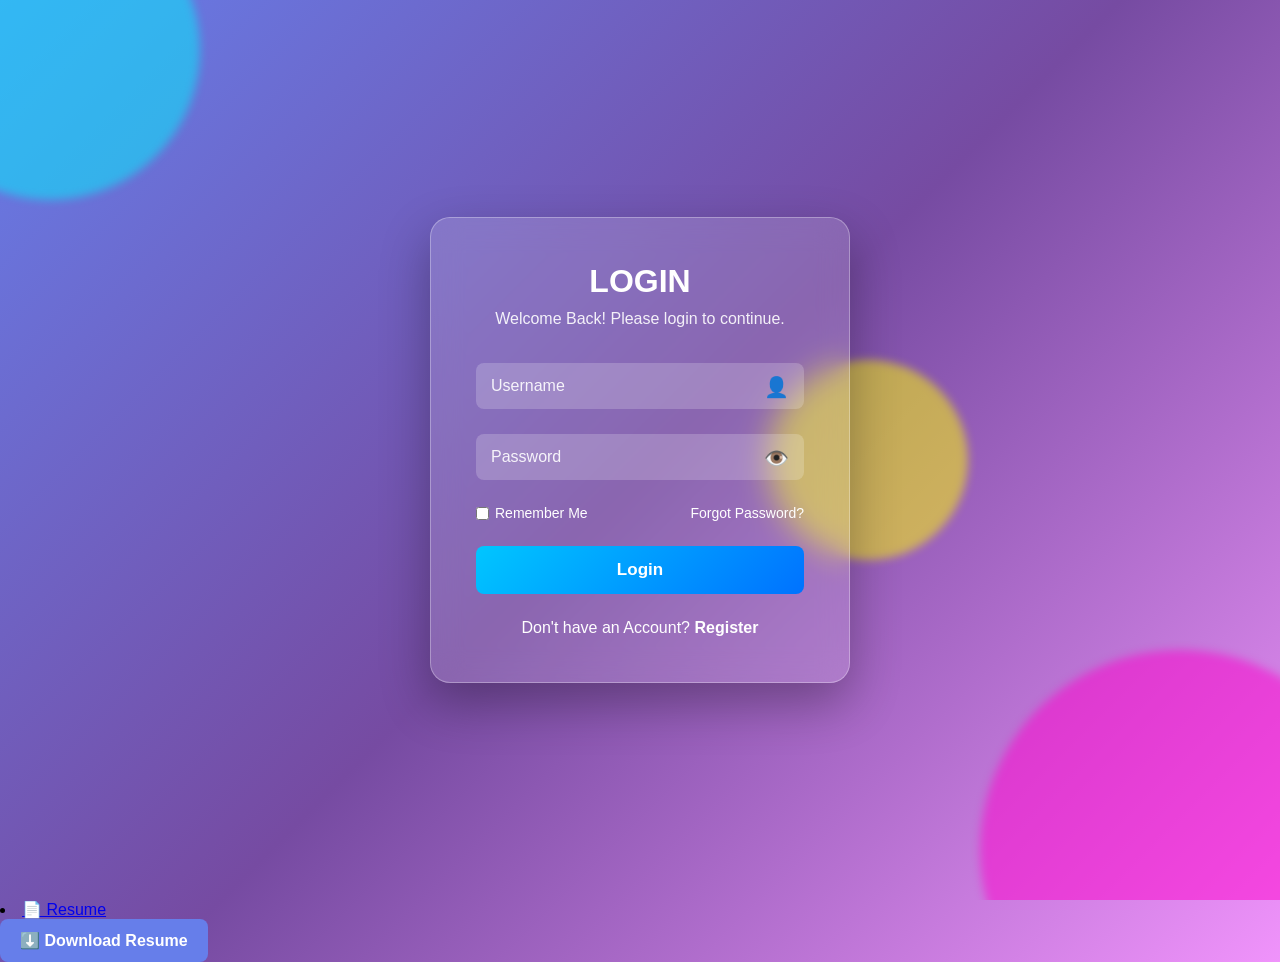
<file: index.html>
<!DOCTYPE html>
<html lang="en">

<head>

    <meta charset="UTF-8">

    <meta name="viewport"
          content="width=device-width, initial-scale=1.0">

    <title>Umesh Login Page</title>

    <link rel="stylesheet"
          href="style.css">

</head>

<body>

    <!-- Animated Background -->

    <div class="background">

        <div class="circle circle1"></div>

        <div class="circle circle2"></div>

        <div class="circle circle3"></div>

    </div>


    <!-- Login Container -->

    <div class="login-container">

        <div class="login-box">

            <h1>LOGIN</h1>

            <p class="subtitle">
                Welcome Back! Please login to continue.
            </p>


            <!-- Login Form -->

            <form id="loginForm">

                <!-- Username -->

                <div class="input-box">

                    <input
                        type="text"
                        id="username"
                        placeholder="Username"
                        required
                    >

                    <span>👤</span>

                </div>


                <!-- Password -->

                <div class="input-box">

                    <input
                        type="password"
                        id="password"
                        placeholder="Password"
                        required
                    >

                    <!-- Show / Hide Password -->

                    <span
                        class="password-icon"
                        onclick="togglePassword()">

                        👁️

                    </span>

                </div>


                <!-- Options -->

                <div class="options">

                    <label>

                        <input
                            type="checkbox"
                            id="remember"
                        >

                        Remember Me

                    </label>


                    <a
                        href="#"
                        onclick="forgotPassword()">

                        Forgot Password?

                    </a>

                </div>


                <!-- Login Button -->

                <button
                    type="submit"
                    class="login-btn">

                    Login

                </button>


                <!-- Message -->

                <p id="message"></p>


                <!-- Register -->

                <div class="register">

                    <span>
                        Don't have an Account?
                    </span>

                    <a href="#">
                        Register
                    </a>

                </div>

            </form>

        </div>

    </div>


    <!-- JavaScript -->

    <script>

        // =========================
        // LOGIN VALIDATION
        // =========================

        document
        .getElementById("loginForm")
        .addEventListener("submit", function(event) {

            event.preventDefault();

            let username =
                document
                .getElementById("username")
                .value;

            let password =
                document
                .getElementById("password")
                .value;


            // Correct Username & Password

            if (
                username === "Umesh" &&
                password === "Umesh123"
            ) {

                document
                .getElementById("message")
                .innerHTML =
                "✅ Login Successful! Welcome Umesh 🎉";

                document
                .getElementById("message")
                .style.color =
                "#00ff88";


                // Open Dashboard

                setTimeout(function() {

                    window.location.href =
                    "dashboard.html";

                }, 1000);


            } else {

                document
                .getElementById("message")
                .innerHTML =
                "❌ Invalid Username or Password!";

                document
                .getElementById("message")
                .style.color =
                "#ff4d6d";

            }

        });


        // =========================
        // SHOW / HIDE PASSWORD
        // =========================

        function togglePassword() {

            let password =
                document
                .getElementById("password");

            let icon =
                document
                .querySelector(".password-icon");


            if (
                password.type === "password"
            ) {

                password.type = "text";

                icon.innerHTML = "🙈";

            } else {

                password.type = "password";

                icon.innerHTML = "👁️";

            }

        }


        // =========================
        // FORGOT PASSWORD
        // =========================

        function forgotPassword() {

            let username =
                document
                .getElementById("username")
                .value;


            if (username === "") {

                alert(
                    "Please enter your username first."
                );

            } else {

                alert(
                    "Password reset link will be sent for: "
                    + username
                );

            }

        }

    </script>

</body>

</html>
<li>
    <a href="Umesh_Kamkhede_Resume.pdf" target="_blank">
        📄 Resume
    </a>
</li>
<a href="Umesh_Kamkhede_Resume.pdf" download class="resume-btn">
    ⬇️ Download Resume
</a>
</file>
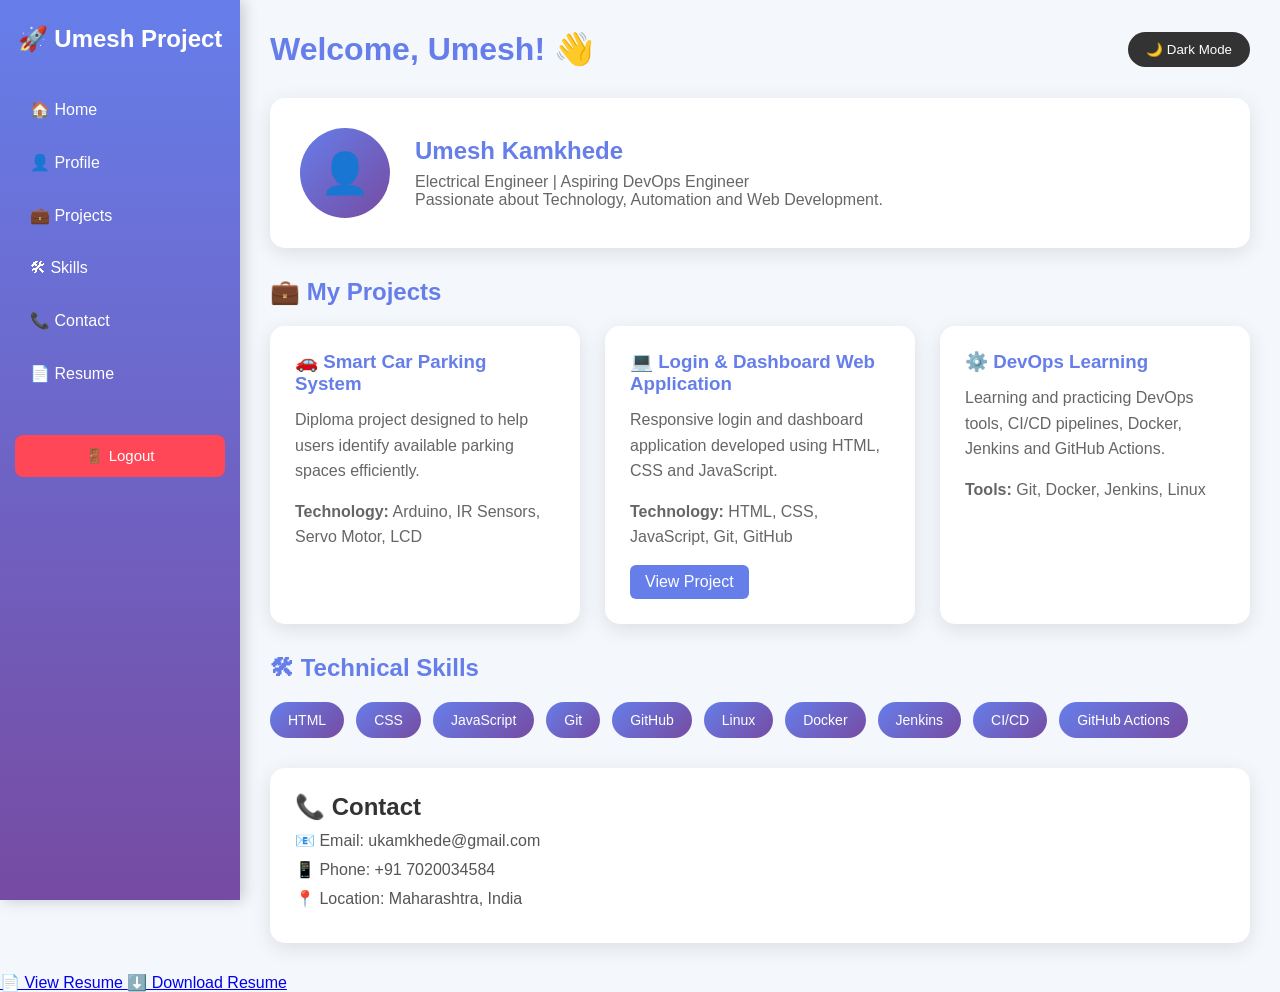
<file: dashboard.html>
<!DOCTYPE html>
<html lang="en">

<head>
    <meta charset="UTF-8">
    <meta name="viewport" content="width=device-width, initial-scale=1.0">

    <title>Umesh Project Dashboard</title>

    <style>

        /* =========================
           RESET
        ========================= */

        * {
            margin: 0;
            padding: 0;
            box-sizing: border-box;
        }

        /* =========================
           BODY
        ========================= */

        body {
            font-family: Arial, sans-serif;

            background: #f4f7fb;

            color: #333;

            transition: 0.3s;
        }

        /* =========================
           SIDEBAR
        ========================= */

        .sidebar {
            position: fixed;

            left: 0;
            top: 0;

            width: 240px;
            height: 100vh;

            background: linear-gradient(
                180deg,
                #667eea,
                #764ba2
            );

            color: white;

            padding: 25px 15px;

            box-shadow:
                3px 0 15px rgba(0, 0, 0, 0.2);
        }

        .sidebar h2 {
            text-align: center;

            margin-bottom: 35px;
        }

        .sidebar ul {
            list-style: none;
        }

        .sidebar ul li {
            margin: 10px 0;
        }

        .sidebar ul li a {
            display: block;

            padding: 12px 15px;

            color: white;

            text-decoration: none;

            border-radius: 8px;

            transition: 0.3s;
        }

        .sidebar ul li a:hover {
            background: rgba(255, 255, 255, 0.2);

            transform: translateX(5px);
        }

        /* =========================
           MAIN CONTENT
        ========================= */

        .main {
            margin-left: 240px;

            padding: 30px;
        }

        /* =========================
           TOP BAR
        ========================= */

        .topbar {
            display: flex;

            justify-content: space-between;

            align-items: center;

            margin-bottom: 30px;
        }

        .topbar h1 {
            color: #667eea;
        }

        /* =========================
           DARK MODE BUTTON
        ========================= */

        .dark-btn {
            padding: 10px 18px;

            border: none;

            border-radius: 20px;

            background: #333;

            color: white;

            cursor: pointer;

            transition: 0.3s;
        }

        .dark-btn:hover {
            transform: scale(1.05);
        }

        /* =========================
           PROFILE SECTION
        ========================= */

        .profile {
            background: white;

            padding: 30px;

            border-radius: 15px;

            display: flex;

            align-items: center;

            gap: 25px;

            box-shadow:
                0 5px 20px rgba(0, 0, 0, 0.1);

            margin-bottom: 30px;
        }

        .profile-icon {
            width: 90px;
            height: 90px;

            border-radius: 50%;

            background: linear-gradient(
                135deg,
                #667eea,
                #764ba2
            );

            display: flex;

            justify-content: center;

            align-items: center;

            color: white;

            font-size: 40px;
        }

        .profile h2 {
            margin-bottom: 8px;

            color: #667eea;
        }

        .profile p {
            color: #666;
        }

        /* =========================
           SECTION TITLE
        ========================= */

        .section-title {
            margin: 30px 0 20px;

            color: #667eea;
        }

        /* =========================
           PROJECT CARDS
        ========================= */

        .projects {
            display: grid;

            grid-template-columns:
                repeat(auto-fit, minmax(250px, 1fr));

            gap: 25px;
        }

        .card {
            background: white;

            padding: 25px;

            border-radius: 15px;

            box-shadow:
                0 5px 20px rgba(0, 0, 0, 0.1);

            transition: 0.3s;
        }

        .card:hover {
            transform: translateY(-8px);

            box-shadow:
                0 10px 30px rgba(0, 0, 0, 0.2);
        }

        .card h3 {
            color: #667eea;

            margin-bottom: 12px;
        }

        .card p {
            color: #666;

            line-height: 1.6;

            margin-bottom: 15px;
        }

        .project-btn {
            display: inline-block;

            padding: 8px 15px;

            background: #667eea;

            color: white;

            text-decoration: none;

            border-radius: 6px;

            transition: 0.3s;
        }

        .project-btn:hover {
            background: #764ba2;
        }

        /* =========================
           SKILLS
        ========================= */

        .skills {
            display: flex;

            flex-wrap: wrap;

            gap: 12px;
        }

        .skill {
            padding: 10px 18px;

            background: linear-gradient(
                135deg,
                #667eea,
                #764ba2
            );

            color: white;

            border-radius: 20px;

            font-size: 14px;
        }

        /* =========================
           CONTACT
        ========================= */

        .contact {
            background: white;

            padding: 25px;

            border-radius: 15px;

            box-shadow:
                0 5px 20px rgba(0, 0, 0, 0.1);

            margin-top: 30px;
        }

        .contact p {
            margin: 10px 0;

            color: #555;
        }

        /* =========================
           LOGOUT BUTTON
        ========================= */

        .logout-btn {
            margin-top: 30px;

            width: 100%;

            padding: 12px;

            border: none;

            border-radius: 8px;

            background: #ff4757;

            color: white;

            font-size: 15px;

            cursor: pointer;

            transition: 0.3s;
        }

        .logout-btn:hover {
            background: #e84118;

            transform: scale(1.03);
        }

        /* =========================
           DARK MODE
        ========================= */

        body.dark {
            background: #121212;

            color: white;
        }

        body.dark .profile,
        body.dark .card,
        body.dark .contact {
            background: #1e1e1e;

            color: white;
        }

        body.dark .profile p,
        body.dark .card p,
        body.dark .contact p {
            color: #ccc;
        }

        body.dark .topbar h1,
        body.dark .section-title {
            color: #a29bfe;
        }

        /* =========================
           RESPONSIVE
        ========================= */

        @media (max-width: 768px) {

            .sidebar {
                position: relative;

                width: 100%;

                height: auto;
            }

            .sidebar ul {
                display: flex;

                flex-wrap: wrap;

                justify-content: center;
            }

            .sidebar ul li {
                margin: 5px;
            }

            .logout-btn {
                width: 200px;

                display: block;

                margin: 20px auto;
            }

            .main {
                margin-left: 0;

                padding: 20px;
            }

            .profile {
                flex-direction: column;

                text-align: center;
            }

            .topbar {
                flex-direction: column;

                gap: 15px;
            }

        }

    </style>

</head>


<body>


    <!-- =========================
         SIDEBAR
    ========================== -->

    <div class="sidebar">

        <h2>🚀 Umesh Project</h2>

        <ul>

            <li>
                <a href="#home">🏠 Home</a>
            </li>

            <li>
                <a href="#profile">👤 Profile</a>
            </li>

            <li>
                <a href="#projects">💼 Projects</a>
            </li>

            <li>
                <a href="#skills">🛠 Skills</a>
            </li>

            <li>
                <a href="#contact">📞 Contact</a>
            </li>
           <li>
    <a href="Umesh_Kamkhede_Resume.pdf" target="_blank">
        📄 Resume
    </a>
</li>

        </ul>

        <button
            class="logout-btn"
            onclick="logout()">
            🚪 Logout
        </button>

    </div>


    <!-- =========================
         MAIN CONTENT
    ========================== -->

    <div class="main">


        <!-- TOP BAR -->

        <div class="topbar" id="home">

            <h1>
                Welcome, Umesh! 👋
            </h1>

            <button
                class="dark-btn"
                onclick="toggleDarkMode()">

                🌙 Dark Mode

            </button>

        </div>


        <!-- PROFILE -->

        <div
            class="profile"
            id="profile">

            <div class="profile-icon">
                👤
            </div>

            <div>

                <h2>
                    Umesh Kamkhede
                </h2>

                <p>
                    Electrical Engineer | Aspiring DevOps Engineer
                </p>

                <p>
                    Passionate about Technology, Automation and Web Development.
                </p>

            </div>

        </div>


        <!-- PROJECTS -->

        <h2
            class="section-title"
            id="projects">

            💼 My Projects

        </h2>


        <div class="projects">


            <!-- Project 1 -->

            <div class="card">

                <h3>
                    🚗 Smart Car Parking System
                </h3>

                <p>
                    Diploma project designed to help users
                    identify available parking spaces efficiently.
                </p>

                <p>
                    <b>Technology:</b>
                    Arduino, IR Sensors, Servo Motor, LCD
                </p>

            </div>


            <!-- Project 2 -->

            <div class="card">

                <h3>
                    💻 Login & Dashboard Web Application
                </h3>

                <p>
                    Responsive login and dashboard application
                    developed using HTML, CSS and JavaScript.
                </p>

                <p>
                    <b>Technology:</b>
                    HTML, CSS, JavaScript, Git, GitHub
                </p>

                <a
                    class="project-btn"
                    href="https://ukamkhede-hub.github.io/login-page/"
                    target="_blank">

                    View Project

                </a>

            </div>


            <!-- Project 3 -->

            <div class="card">

                <h3>
                    ⚙️ DevOps Learning
                </h3>

                <p>
                    Learning and practicing DevOps tools,
                    CI/CD pipelines, Docker, Jenkins and GitHub Actions.
                </p>

                <p>
                    <b>Tools:</b>
                    Git, Docker, Jenkins, Linux
                </p>

            </div>


        </div>


        <!-- SKILLS -->

        <h2
            class="section-title"
            id="skills">

            🛠 Technical Skills

        </h2>


        <div class="skills">

            <span class="skill">HTML</span>

            <span class="skill">CSS</span>

            <span class="skill">JavaScript</span>

            <span class="skill">Git</span>

            <span class="skill">GitHub</span>

            <span class="skill">Linux</span>

            <span class="skill">Docker</span>

            <span class="skill">Jenkins</span>

            <span class="skill">CI/CD</span>

            <span class="skill">GitHub Actions</span>

        </div>


        <!-- CONTACT -->

        <div
            class="contact"
            id="contact">

            <h2>
                📞 Contact
            </h2>

            <p>
                📧 Email: ukamkhede@gmail.com
            </p>

            <p>
                📱 Phone: +91 7020034584
            </p>

            <p>
                📍 Location: Maharashtra, India
            </p>

        </div>


    </div>


    <!-- =========================
         JAVASCRIPT
    ========================== -->

    <script>

        // Dark Mode

        function toggleDarkMode() {

            document.body.classList.toggle("dark");

        }


        // Logout

        function logout() {

            window.location.href = "index.html";

        }

    </script>

<!-- Resume Section -->

<a href="Umesh_Kamkhede_Resume.pdf" target="_blank" class="resume-btn">
    📄 View Resume
</a>

<a href="Umesh_Kamkhede_Resume.pdf" download class="resume-btn">
    ⬇️ Download Resume
</a>
</body>

</html>
</file>
<file: style.css>
/* =========================
   RESET
========================= */

* {

    margin: 0;

    padding: 0;

    box-sizing: border-box;

}


/* =========================
   BODY
========================= */

body {

    min-height: 100vh;

    font-family: Arial, sans-serif;

    overflow: hidden;

    background:
        linear-gradient(
            135deg,
            #667eea,
            #764ba2,
            #f093fb
        );

}


/* =========================
   ANIMATED BACKGROUND
========================= */

.background {

    position: fixed;

    width: 100%;

    height: 100%;

    overflow: hidden;

    z-index: 0;

}


/* Animated Circles */

.circle {

    position: absolute;

    border-radius: 50%;

    filter: blur(5px);

    opacity: 0.5;

    animation:
        move 10s infinite alternate ease-in-out;

}


/* Circle 1 */

.circle1 {

    width: 300px;

    height: 300px;

    background: #00f2fe;

    top: -100px;

    left: -100px;

}


/* Circle 2 */

.circle2 {

    width: 400px;

    height: 400px;

    background: #ff00cc;

    bottom: -150px;

    right: -100px;

    animation-delay: 2s;

}


/* Circle 3 */

.circle3 {

    width: 200px;

    height: 200px;

    background: #ffff00;

    top: 40%;

    left: 60%;

    animation-delay: 4s;

}


/* Animation */

@keyframes move {

    0% {

        transform:
            translate(0, 0)
            scale(1);

    }

    50% {

        transform:
            translate(100px, -50px)
            scale(1.2);

    }

    100% {

        transform:
            translate(-50px, 100px)
            scale(0.9);

    }

}


/* =========================
   LOGIN CONTAINER
========================= */

.login-container {

    position: relative;

    z-index: 1;

    min-height: 100vh;

    display: flex;

    justify-content: center;

    align-items: center;

    padding: 20px;

}


/* =========================
   LOGIN BOX
========================= */

.login-box {

    width: 420px;

    padding: 45px;

    border-radius: 20px;

    background:
        rgba(
            255,
            255,
            255,
            0.15
        );

    backdrop-filter:
        blur(15px);

    -webkit-backdrop-filter:
        blur(15px);

    border:
        1px solid
        rgba(
            255,
            255,
            255,
            0.3
        );

    box-shadow:
        0 20px 50px
        rgba(
            0,
            0,
            0,
            0.3
        );

    animation:
        fadeIn 1s ease;

}


/* Login Animation */

@keyframes fadeIn {

    from {

        opacity: 0;

        transform:
            translateY(40px);

    }

    to {

        opacity: 1;

        transform:
            translateY(0);

    }

}


/* =========================
   TITLE
========================= */

.login-box h1 {

    text-align: center;

    color: white;

    font-size: 32px;

    margin-bottom: 10px;

}


.subtitle {

    text-align: center;

    color: white;

    opacity: 0.9;

    margin-bottom: 35px;

}


/* =========================
   INPUT
========================= */

.input-box {

    position: relative;

    margin-bottom: 25px;

}


.input-box input {

    width: 100%;

    padding: 14px 45px 14px 15px;

    border: none;

    border-radius: 8px;

    outline: none;

    background:
        rgba(
            255,
            255,
            255,
            0.2
        );

    color: white;

    font-size: 16px;

}


.input-box input::placeholder {

    color: white;

    opacity: 0.9;

}


/* Input Icon */

.input-box span {

    position: absolute;

    right: 15px;

    top: 12px;

    font-size: 20px;

    color: white;

}


/* Password Icon */

.password-icon {

    cursor: pointer;

}


/* =========================
   OPTIONS
========================= */

.options {

    display: flex;

    justify-content:
        space-between;

    align-items: center;

    margin-bottom: 25px;

    color: white;

    font-size: 14px;

}


.options label {

    display: flex;

    align-items: center;

    gap: 6px;

}


.options a {

    color: white;

    text-decoration: none;

}


.options a:hover {

    text-decoration: underline;

}


/* =========================
   LOGIN BUTTON
========================= */

.login-btn {

    width: 100%;

    padding: 14px;

    border: none;

    border-radius: 8px;

    background:
        linear-gradient(
            135deg,
            #00c6ff,
            #0072ff
        );

    color: white;

    font-size: 17px;

    font-weight: bold;

    cursor: pointer;

    transition: 0.3s;

}


.login-btn:hover {

    transform:
        translateY(-3px);

    box-shadow:
        0 10px 25px
        rgba(
            0,
            0,
            0,
            0.3
        );

}


/* =========================
   MESSAGE
========================= */

#message {

    text-align: center;

    margin-top: 15px;

    font-weight: bold;

}


/* =========================
   REGISTER
========================= */

.register {

    text-align: center;

    margin-top: 25px;

    color: white;

}


.register a {

    color: white;

    font-weight: bold;

    text-decoration: none;

}


.register a:hover {

    text-decoration: underline;

}


/* =========================
   RESPONSIVE
========================= */

@media
(max-width: 500px) {

    .login-box {

        width: 100%;

        padding: 30px 25px;

    }


    .options {

        flex-direction:
            column;

        gap: 15px;

    }

}
.resume-buttons {
    display: flex;
    gap: 15px;
    margin-top: 20px;
    flex-wrap: wrap;
}

.resume-btn {
    display: inline-block;
    padding: 12px 20px;
    background: #667eea;
    color: white;
    text-decoration: none;
    border-radius: 8px;
    font-weight: bold;
    transition: 0.3s;
}

.resume-btn:hover {
    background: #764ba2;
    transform: translateY(-3px);
}
</file>
